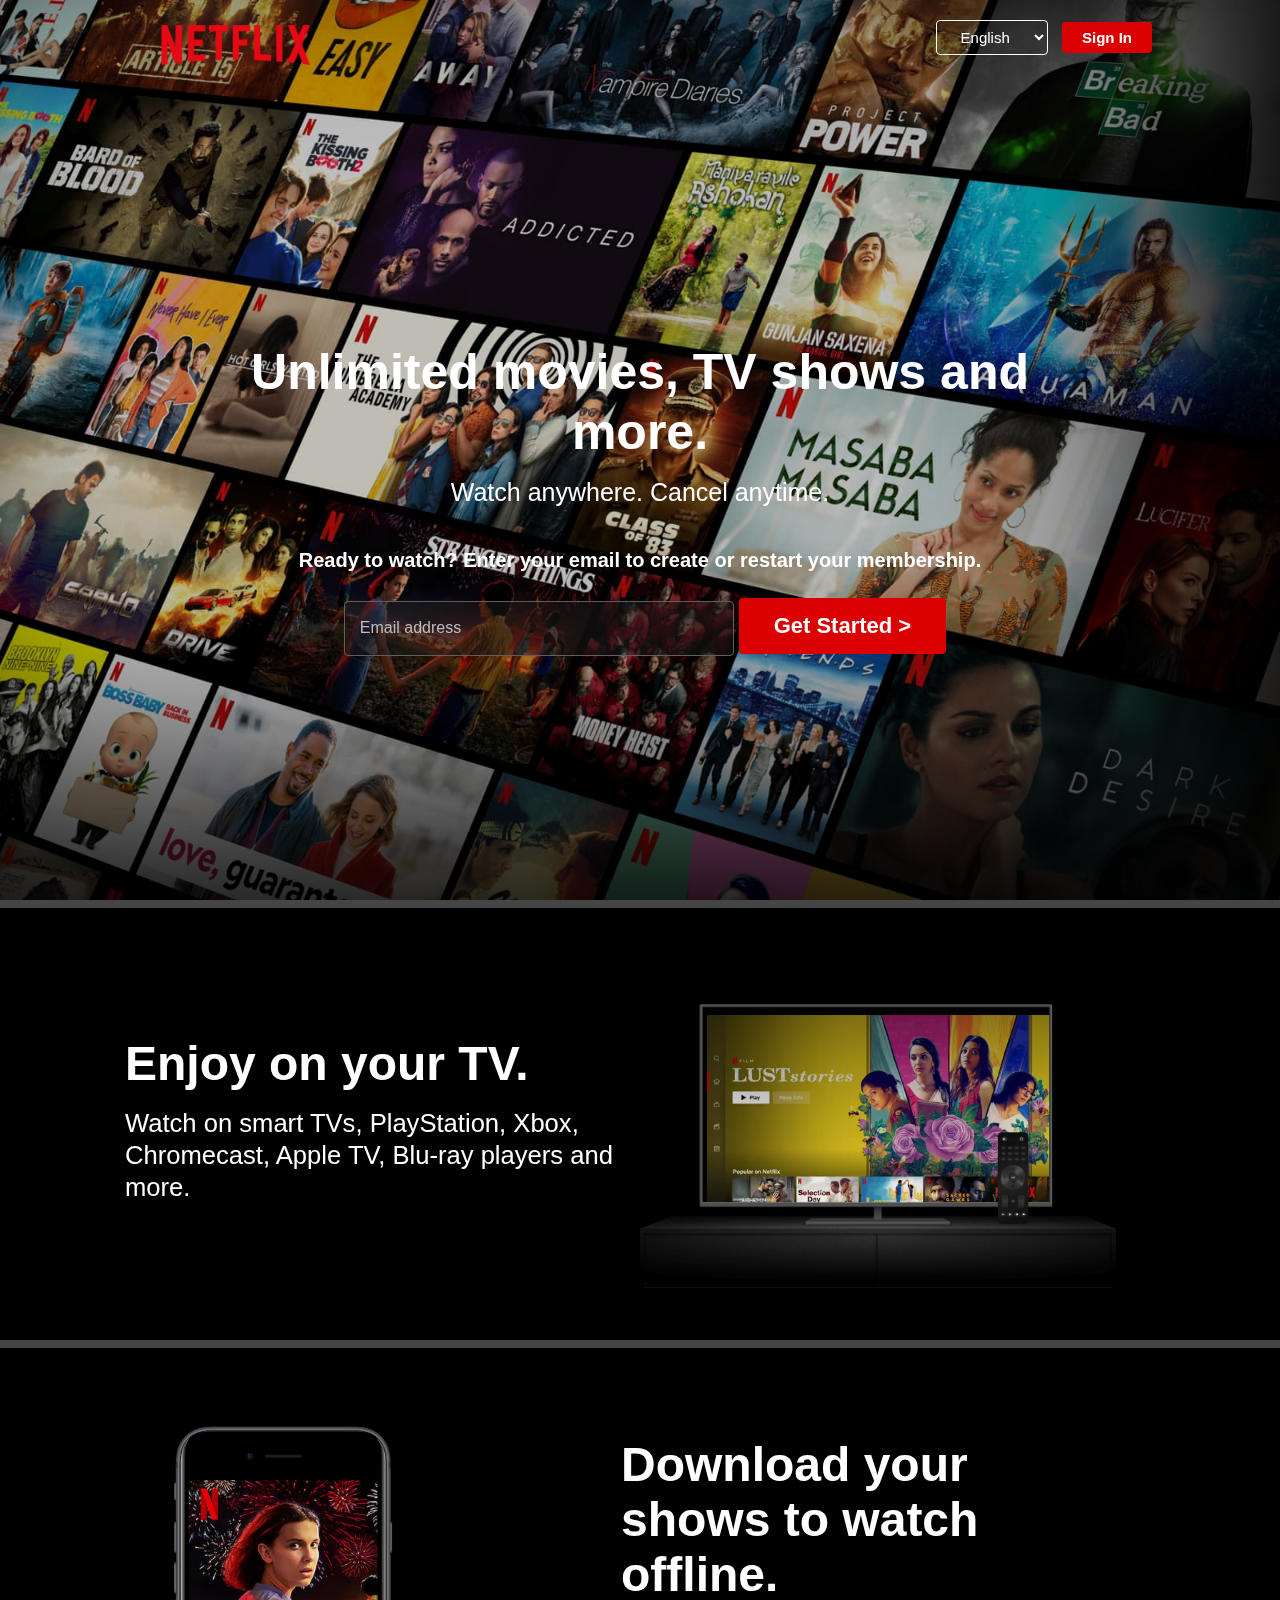
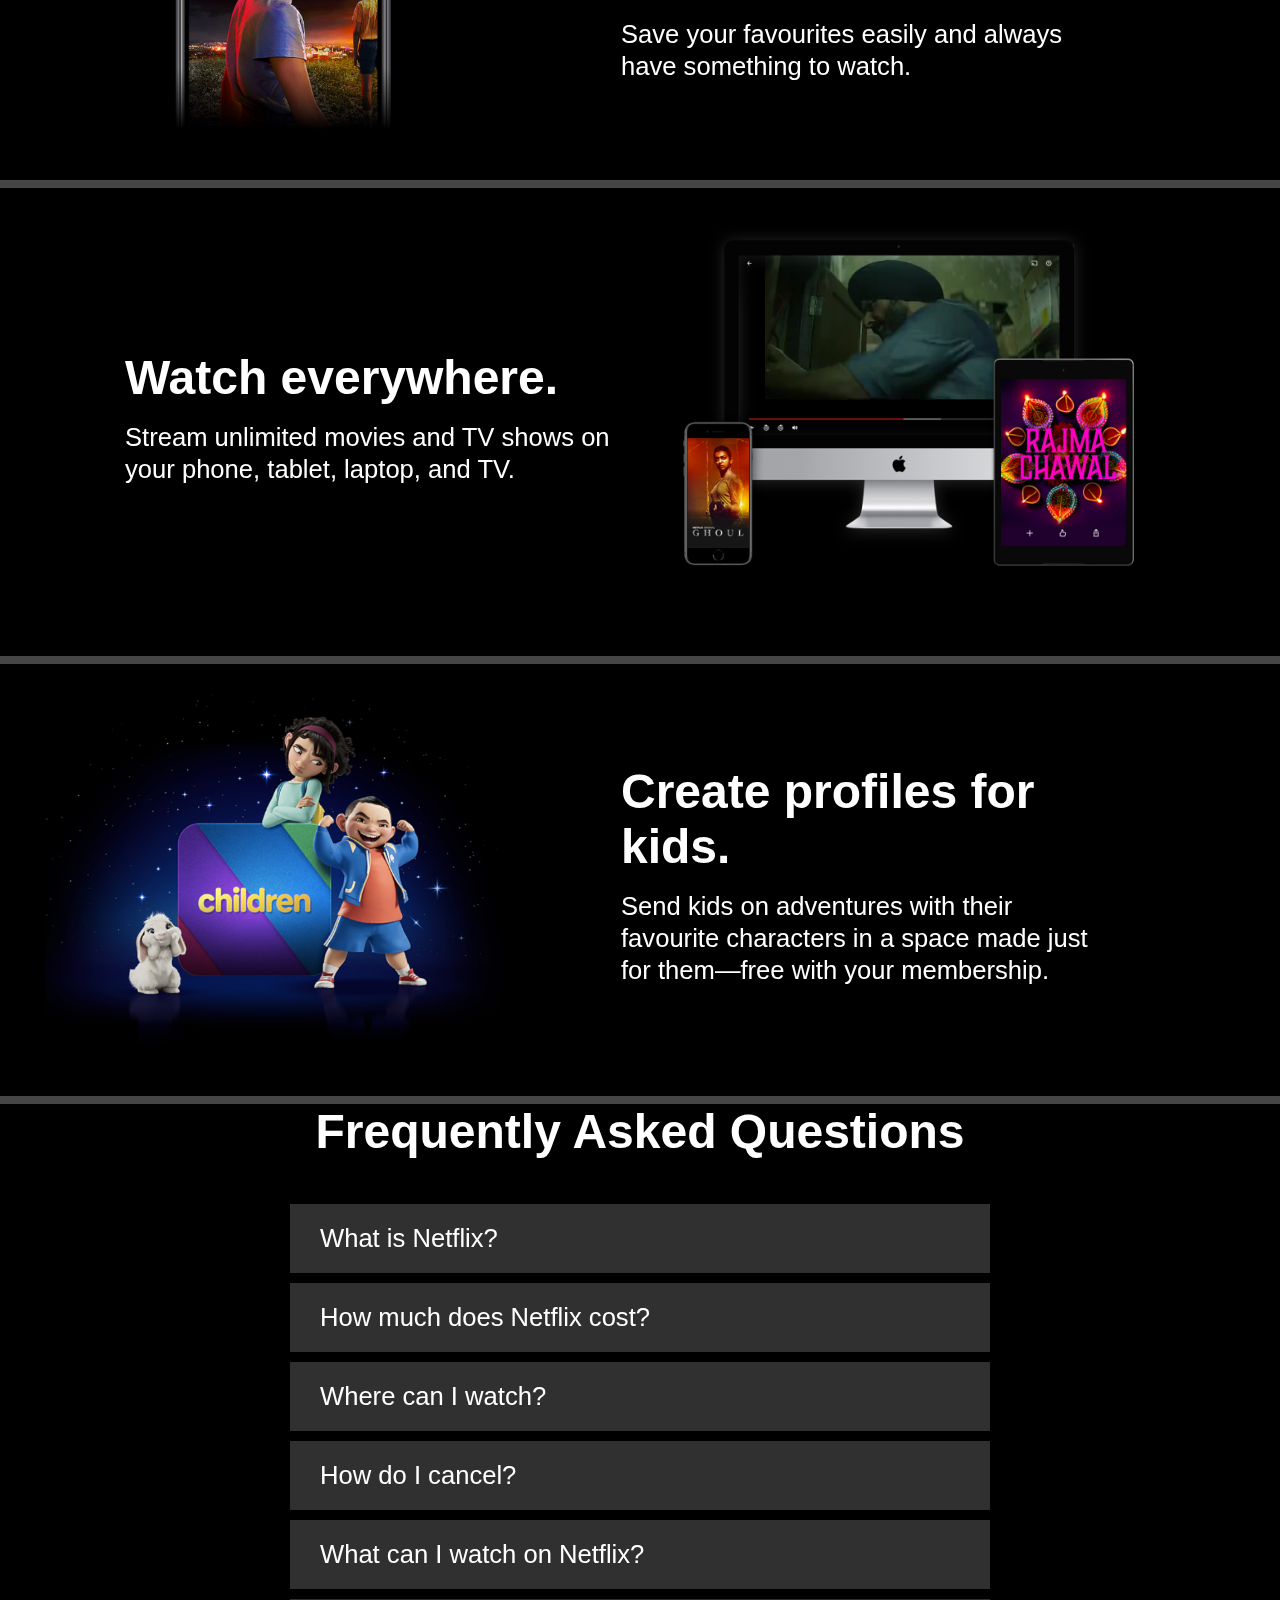
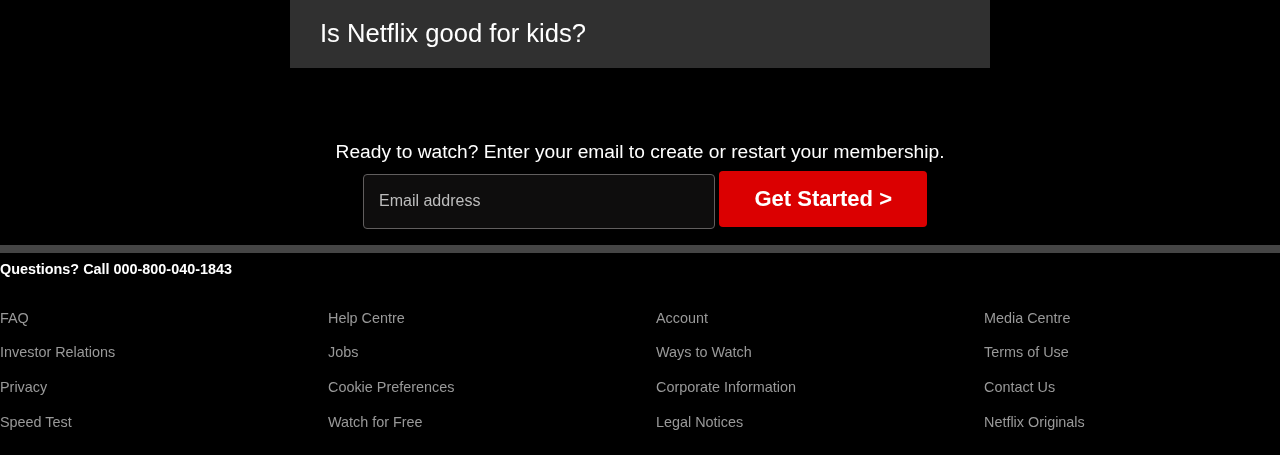
<file: index.html>
<!DOCTYPE html>
<html lang="en">
<head>
    <meta charset="UTF-8">
    <meta name="viewport" content="width=device-width, initial-scale=1.0">
    <link rel="stylesheet" href="style.css">
    <title>Netflix</title>
</head>
<body>

    <div class="header">
        <nav>
            <img src="logo.png" class="logo">
            <div class="buttons">
            <select class="language-btn" style="font-size: 15px;"><img src="down-icon.png" style="width: 10px; padding-left: 10px;">
            <option>English</option>
            <option></option>
            </select>
            <button style="font-weight: bold; font-size:15px"><a href="netflixform.html">Sign In</a></button>
        </div>
        </nav>
        <div class="showcase-content">
            <h1>Unlimited movies, TV shows and more.</h1>
            <h3>Watch anywhere. Cancel anytime.</h3>
            <p>Ready to watch? Enter your email to create or restart your membership.</p>
            <form class="email-signup">
            <input type="email" name="email" id="mail" placeholder="Email address" style="color: rgb(216, 208, 208);" required >
            <button type="submit">Get Started ></button>
            </form>
         
        </div>

    </div>

    <section class="style-cards">
        
        <div class="card-1">
            <div class="desc-1">
                <h1>Enjoy on your TV.</h1>
                <h3>Watch on smart TVs, PlayStation, Xbox, Chromecast, Apple TV, Blu-ray players and more.</h3>
            </div>
            <img src="tv.png" alt="Netflix TV">
            <video class="video-1" autoplay="" playsinline="" muted="" loop=""><source src="1.m4v" type="video/mp4"></video>
        </div>
        <div class="card-2">
            <img src="3.jpg" alt="Netflix Mobile">
            <div class="desc-2">
                <h1>Download your shows to watch offline.</h1>
                <h3>Save your favourites easily and always have something to watch.</h3>
            </div>
        </div>
        <div class="card-3">
            <div class="desc-3">
                <h1>Watch everywhere.</h1>
                <h3>Stream unlimited movies and TV shows on your phone, tablet, laptop, and TV.</h3>
            </div>
            <img src="4.png" alt="Device-Pile-In">
            <video class="video-2" autoplay="" playsinline="" muted="" loop=""><source src="2.m4v" type="video/mp4"></video>
        </div>
        <div class="card-0">
            <img src="feature-4.png" alt="Netflix Mobile">
            <div class="desc-0">
                <h1>Create profiles for kids.</h1>
                <h3>Send kids on adventures with their favourite characters in a space made just for them—free with your membership.</h3>
            </div>
        </div>
    </section>

    <section class="lastsec">
        <div class="faq">
            <h1>Frequently Asked Questions</h1>
            <ul class="questions">
                <li>What is Netflix?</li>
                <li>How much does Netflix cost?</li>
                <li>Where can I watch?</li>
                <li>How do I cancel?</li>
                <li>What can I watch on Netflix?</li>
                <li>Is Netflix good for kids?</li>
            </ul>
            <p>Ready to watch? Enter your email to create or restart your membership.</p>
            <form class="email-signup2">
                <input type="email" name="email" id="mail" placeholder="Email address" style="color: rgb(216, 208, 208);" required >
                <button type="submit">Get Started ></button>
                </form>
        </div>

    </section>


    <footer class="footer">
        <p>Questions? Call 000-800-040-1843</p>
        <div class="footer-cols">
            <ul>
                <li><a href="#">FAQ</a></li>
                <li><a href="#">Investor Relations</a></li>
                <li><a href="#">Privacy</a></li>
                <li><a href="#">Speed Test</a></li>
            </ul>
            <ul>
                <li><a href="#">Help Centre</a></li>
                <li><a href="#">Jobs</a></li>
                <li><a href="#">Cookie Preferences</a></li>
                <li><a href="#">Watch for Free</a></li>
            </ul>
            <ul>
                <li><a href="#">Account</a></li>
                <li><a href="#">Ways to Watch</a></li>
                <li><a href="#">Corporate Information</a></li>
                <li><a href="#">Legal Notices</a></li>
            </ul>
            <ul>
                <li><a href="#">Media Centre</a></li>
                <li><a href="#">Terms of Use</a></li>
                <li><a href="#">Contact Us</a></li>
                <li><a href="#">Netflix Originals</a></li>
            </ul>
        </div>
    </footer>
</body>
</html>
</file>
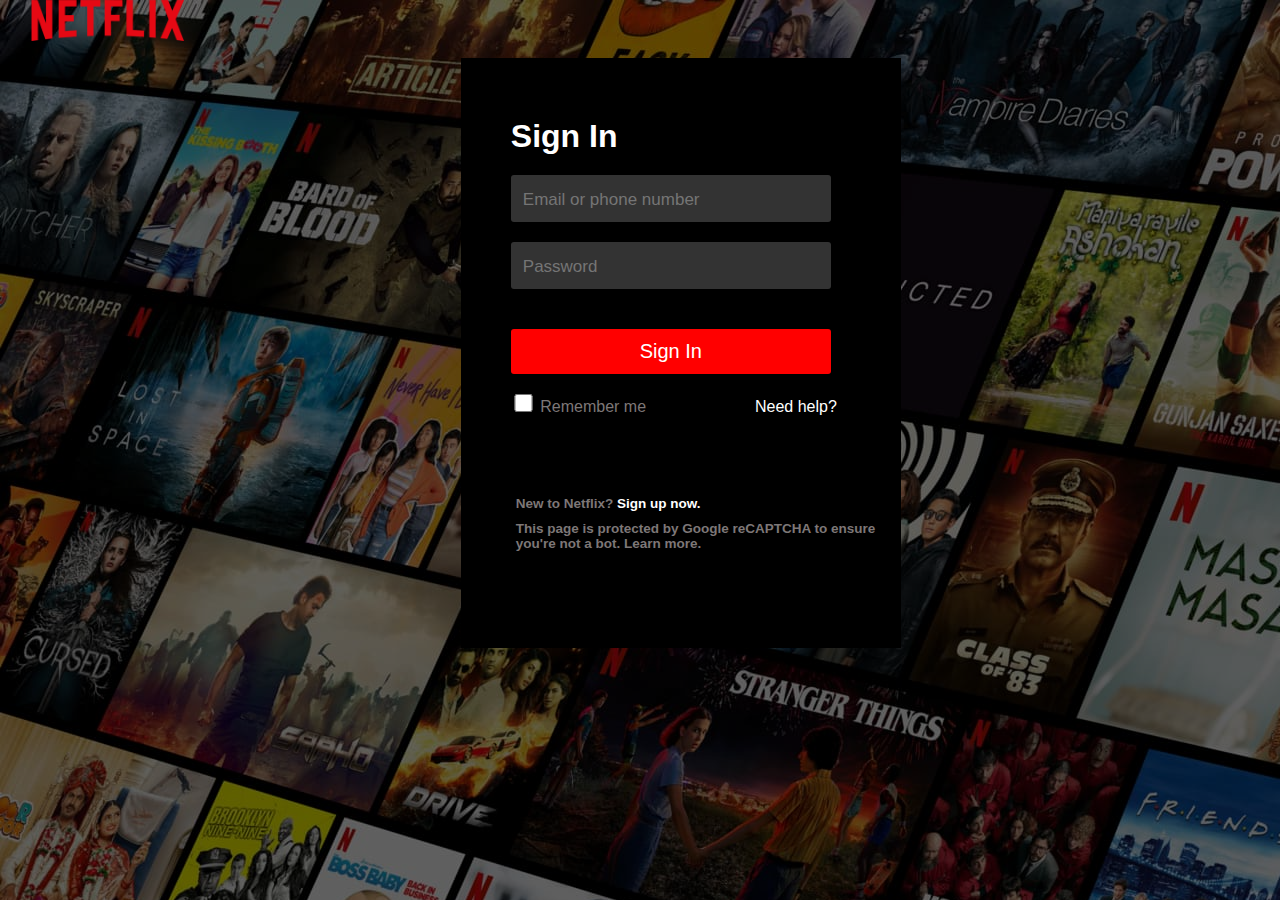
<file: netflixform.html>
<!DOCTYPE html>
<html lang="en">
<head>
    <meta charset="UTF-8">
    <meta http-equiv="X-UA-Compatible" content="IE=edge">
    <meta name="viewport" content="width=device-width, initial-scale=1.0">
    <title>Netflix Sign in Page</title>
    <link rel="stylesheet" href="netflixform.css">
</head>
<body>
    <div class="logo">
        <img src="logo.png" alt="">
    </div>

    <div class="container">
        <h1>Sign In</h1>
        <div class="form">
            <input type="email" placeholder="Email or phone number">
            <input type="password" placeholder="Password">
            <input type="submit" value="Sign In">
            <input type="checkbox">
            <label>Remember me</label>
            <a href="#">Need help?</a>
        </div>
        <div class="content">
            <h2>New to Netflix? <a href="#">Sign up now.</a> </h2> <br>
            <h2>This page is protected by Google reCAPTCHA to ensure you're not a bot. Learn more.</h2>
        </div>
    </div>
</body>
</html>
</file>
<file: style.css>
:root{
    --primary-color: #e50914;
    --dark-color: #141414;
    --light-color: #f4f4f4;
}

*{
    margin: 0;
    padding: 0;
}

body{
    font-family: Arial, Helvetica, sans-serif;
    background: #000000;
    color: #999999;
}

ul{
    list-style: none;
}

h1,h2,h3,h4{
    color: #ffffff;
}

h3{
    font-weight: lighter;
}

a{
    color: #ffffff;
    text-decoration: none;
}

p{
    margin: 0.5rem 0;
    font-weight: bold;
    color: #ffffff;
}

img{
    width: 100%;
}




.header{
    width: 100%;
    height: 100vh;

    background-image:  url(1.jpg);
    box-shadow: 120px 100px 250px #000000, inset -120px -100px 250px #000000;
   
    background-size: cover;
    background-position: center;
    
    position: relative;

}
nav{
    display: flex;
    align-items: center;
    justify-content: space-between;
    padding: 10px 0;
}
.logo{
    width: 150px;
    cursor: pointer;
    padding-left: 160px;
    padding-top: 15px;
}
nav select{
    border: 0;
    outline: 0;
    background-color: #db0001;
    color: #fff;
    padding: 7px 20px;
    font-size: 12px;
    border-radius: 4px;
    margin-left: 10px;
    cursor: pointer;
}

nav button{
    border: 0;
    outline: 0;
    background-color: #db0001;
    color: #fff;
    padding: 7px 20px;
    font-size: 12px;
    border-radius: 4px;
    margin-left: 10px;
    cursor: pointer;

}
.language-btn{
    display: inline-flex;
    align-items: center;
    background: transparent;
    border: 1px solid #fff;
    padding: 7px, 10px;
}
.buttons{
    margin-right: 10%;
}
.showcase-content{
    position: absolute;
    top: 50%;
    left: 50%;
    transform: translate(-50%,-50%);
    text-align: center;
    margin-top: 50px;
    line-height: 60px;
    width: 70%;


}
.showcase-content h1{
    font-size: 50px;
    font-weight:700;
}
.showcase-content h3{
    font-size: 25px;
    

}
.showcase-content p{
    font-size: 20px;
}
.email-signup input{
    flex: 1;
    border: 0;
    outline: 0;
    margin-left: 10px;
    width: 40%;
    height: 19px;
    padding: 17px 15px;
    background-color: rgba(28, 26, 26, 0.5);
    border: 1px solid #615e5e ;
    border-radius: 4px;
}
.email-signup button{
    background: #db0001;
    border: 0;
    outline: 0;
    color: #fff;
    font-size: 22px;
    cursor: pointer;
    padding: 15px 35px;
    border-radius: 4px;
    font-weight: 700;
}
.email-signup button:hover{
    background-color: #eb2525;
}
.email-signup input::placeholder { 
    color: rgb(189, 189, 189);
    opacity: 1; 
    font-size: larger;

  }
  .email-signup2 input{

    flex: 1;
    border: 0;
    outline: 0;
    margin-left: 10px;
    width: 25%;
    height: 19px;
    padding: 17px 15px;
    background-color: rgba(28, 26, 26, 0.5);
    border: 1px solid #615e5e ;
    border-radius: 4px;
  }
  .email-signup2 button{
    background: #db0001;
    border: 0;
    outline: 0;
    color: #fff;
    font-size: 22px;
    cursor: pointer;
    padding: 15px 35px;
    border-radius: 4px;
    font-weight: 700;

  }
  .email-signup2 button:hover{
    background-color: #eb2525;
  }
  .email-signup2 input::placeholder{
    color: rgb(189, 189, 189);
    opacity: 1; 
    font-size: larger; 
  }



.card-0 , 
.card-1,
.card-2,
.card-3{
    border-top: 8px rgb(69, 69, 69) solid;
    padding: 50px;
}
.lastsec{
    border-top: 8px rgb(69, 69, 69) solid;
}

.card-0{
    position: relative;
    display: inline-grid;
    grid-template-columns: 40% 50%;
    text-align: left;
    align-items: center;
    padding: 25px 45px 50px;
}

.desc-0{
    padding-left: 100px;
}

.card-1{
    position: relative;
    display: inline-grid;
    grid-template-columns: 50% 40%;
    text-align: left;
    align-items: center;
    padding: 25px 45px 50px;
}

.desc-1{
    padding-left: 80px;
}

.style-cards h1{
    font-size: 3rem;
    padding: 1rem;
    padding-left: 0;
}

.style-cards h3{
    font-size: 1.6rem;
    line-height: 2rem;
}

.card-1 video{
    position: relative;
    width: 100%;
    height: 54%;
    grid-column: 2/2;
    grid-row: 1/2;
    z-index: -1;
}

.card-1 img{
    grid-column: 2/2;
    grid-row: 1/2;
}

.card-2{
    position: relative;
    display: inline-grid;
    grid-template-columns: 40% 50%;
    text-align: left;
    align-items: center;
    padding: 25px 45px 50px;
}

.desc-2{
    padding-left: 100px;
}

.card-3{
    position: relative;
    display: inline-grid;
    grid-template-columns: 50% 40%;
    text-align: left;
    align-items: center;
    padding: 25px 45px 50px;
}

.desc-3{
    padding-left: 80px;
    padding-right: 20px;
}

.card-3 img{
    width: 110%;
    grid-column: 2/2;
    grid-row: 1/2;
}

.card-3 video{
    position: relative;
    top: -87px;
    left: 125px;
    width: 65%;
    height: 78%;
    grid-column: 2/2;
    grid-row: 1/2;
    z-index: -1;
}

.faq{
    text-align: center;
}

.faq h1{
    padding-bottom: 40px;
    font-size: 3rem;
}

.questions{
    display: flex;
    flex-direction: column;
    flex-basis: 40%;
    align-items: center;
}

.questions li{
    padding: 20px 30px;
    margin: 5px;
    font-size: 1.6rem;
    background-color: #303030;
    color: white;
    text-align: left;
    width: 50%;
}

.faq p{
    padding-top: 60px;
    font-size: 1.2rem;
    font-weight: 200;
}

.input{
    display: inline-grid;
    align-items: center;
    grid-template-columns: 50% 40%;
}

.input input{
    width: 600px;
    height: 3rem;
}

.input button{
    height: 3.25rem;
    width: 320px;
    left: 20px;
    text-align: center;
    background-color: var(--primary-color);
    font-size: 1.5rem;
    padding: 15px 32px;
    border: none;
    border-radius: 2px;
    color: white;
}

.footer{
    max-width: 100%;
    margin: 1rem auto;
    overflow: auto;
    border-top: 8px rgb(69, 69, 69) solid;
}

.footer ,
.footer a{
    color: #999999;
    font-size: 0.9rem;
}

.footer p{
    margin-bottom: 1.5rem;
}

.footer .footer-cols{
    display: grid;
    grid-template-columns: repeat(4 , 1fr);
    grid-gap: 2rem;
}

.footer li{
    line-height: 2.4;
}
</file>
<file: netflixform.css>
*{
    margin: 0;
    padding: 0;
    font-family: sans-serif;
}

body{
    background: rgba(0, 0, 0, 0.5) url('1.jpg');
    background-blend-mode: darken;
}

.logo img{
    width: 12%;
    margin-left: 30px;
}

.container{
    position: absolute;
    margin-left: 36%;
    margin-top: 1%;
    width: 440px;
    height: 590px;
    background-color: #000;
}

.container h1{
    color: #fff;
    margin-top: 60px;
    margin-left: 50px;
}

input{
    margin-left: 50px;
    margin-top: 20px;
    width: 320px;
    height: 47px;
    background-color: #333;
    border-radius: 3px;
    border: none;
    font-size: 20px;
}

input::placeholder{
    font-size: 17px;
    margin-left: 15px;
    padding: 12px;
}

input[type=submit]{
    width: 320px;
    height: 45px;
    background-color: red;
    color: #fff;
    border-radius: 3px;
    cursor: pointer;
    margin-top: 40px;
}

input[type=checkbox]{
    width: 25px;
    height: 18px;
    border-radius: 5px;
}

label{
    color: rgb(125, 119, 119);
}

.form a{
    float: right;
    margin-top: 24px;
    margin-right: 64px;
    color: rgb(125, 119, 119);
    text-decoration: none;
}

.content{
    position: absolute;
    margin-top: 80px;
    font-size: 9px;
    margin-left: 55px;
}

.content h2{
    color: rgb(125, 119, 119);
}

.container a{
    color: #fff;
    text-decoration: none;
}
</file>
